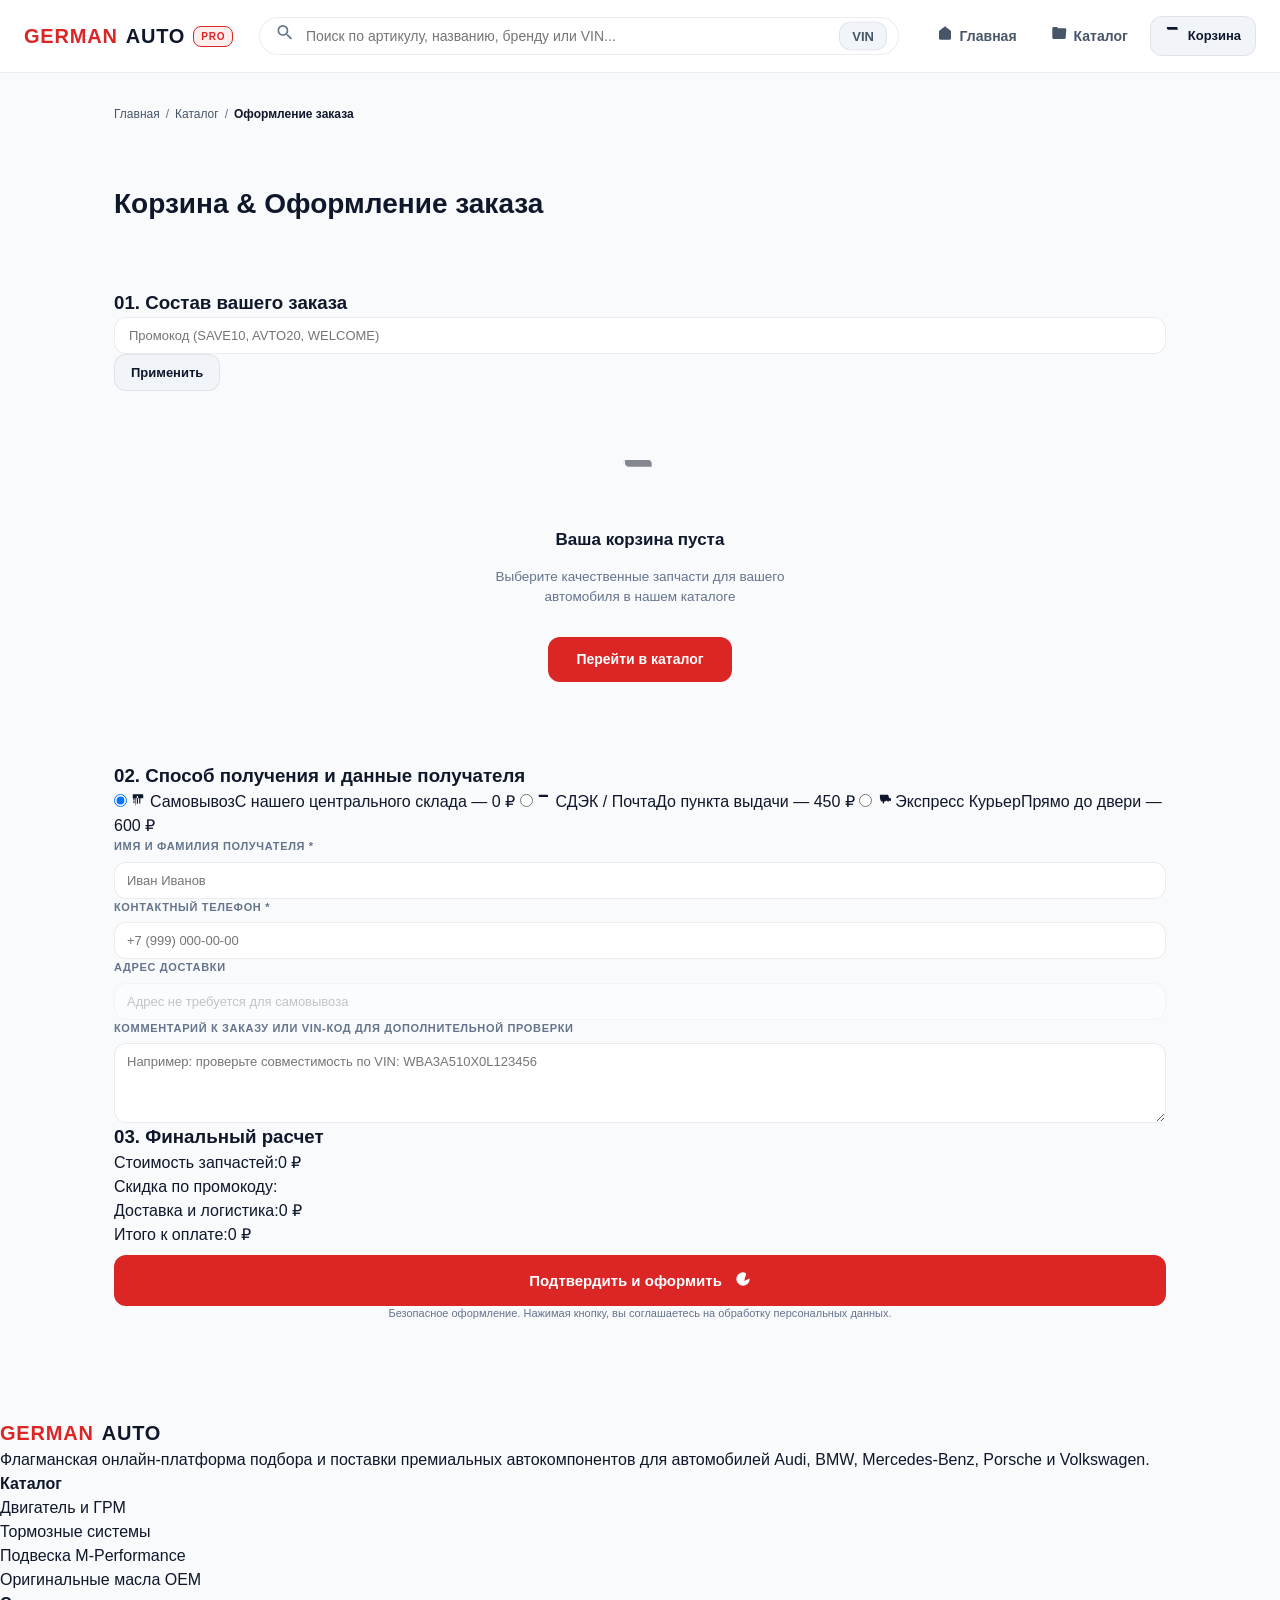
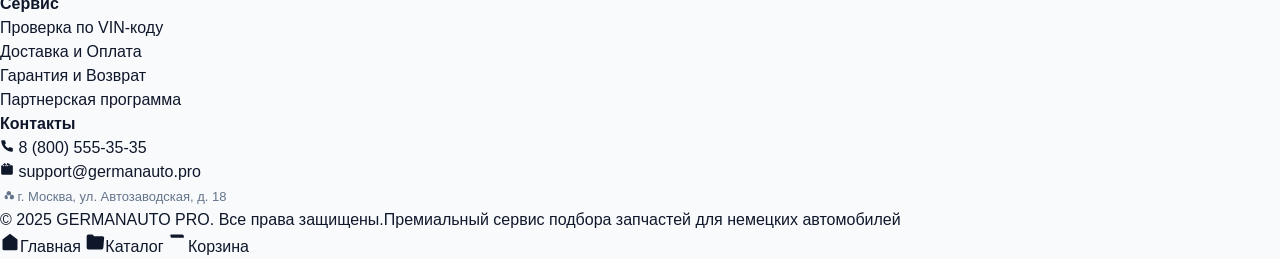
<file: cart.html>
<!DOCTYPE html>
<html lang="ru">
<head>
    <meta charset="UTF-8">
    <meta name="viewport" content="width=device-width, initial-scale=1.0">
    <title>Оформление заказа — GERMANAUTO</title>
    <link rel="stylesheet" href="styles.css">
</head>
<body>

    <!-- НАВИГАЦИОННАЯ ШАПКА -->
    <header>
        <div class="header-container">
            <a href="index.html" class="logo"><span>German</span>Auto<span class="logo-badge">PRO</span></a>

            <div class="garage-selector" id="garageSelector" style="display:none;">
                <div class="garage-badge" id="garageBadge" title="Сменить автомобиль" data-icon="car" data-size="14"><span>Нет авто</span></div>
                <div class="garage-dropdown" id="garageDropdown">
                    <select id="garageMake" class="select-custom"></select>
                    <select id="garageModel" class="select-custom" disabled></select>
                    <select id="garageYear" class="select-custom" disabled></select>
                    <select id="garageEngine" class="select-custom" disabled></select>
                    <div class="garage-actions">
                        <button class="btn-secondary" id="garageSave">Сохранить</button>
                        <button class="btn-secondary" id="garageClear">Очистить</button>
                    </div>
                    <div id="garageSummary" class="garage-summary"></div>
                </div>
            </div>

            <div class="header-search">
                <span class="header-search-icon" data-icon="search"></span>
                <input type="text" placeholder="Поиск по артикулу, названию, бренду или VIN..." class="header-search-input">
                <button class="btn-vin" onclick="openVINModal()" title="Подбор по VIN">VIN</button>
            </div>

            <div class="nav-actions">
                <a href="index.html" class="nav-link"><span data-icon="home" data-size="16"></span> Главная</a>
                <a href="catalog.html" class="nav-link"><span data-icon="folder" data-size="16"></span> Каталог</a>
                <a href="cart.html" class="cart-nav-btn"><span data-icon="shopping-cart" data-size="16"></span> Корзина<span class="cart-badge">0</span></a>
            </div>
        </div>
        <div class="garage-banner" id="garageBanner">
            <span class="garage-banner-icon" data-icon="car" data-size="16"></span><span id="garageBannerText">Подбор по авто</span>
            <button class="garage-banner-close" onclick="document.getElementById('garageSelector').style.display='flex'; document.getElementById('garageBanner').style.display='none';">×</button>
        </div>
    </header>

    <main class="main-container" style="max-width:1100px;">
        <nav class="breadcrumbs">
            <a href="index.html">Главная</a><span>/</span><a href="catalog.html">Каталог</a><span>/</span><span style="color:var(--text-primary); font-weight:700;">Оформление заказа</span>
        </nav>

        <h1 style="font-size:28px; font-weight:900; color:var(--text-primary); margin-bottom:24px;">Корзина &amp; Оформление заказа</h1>

        <div class="checkout-layout">
            <!-- Левая колонка: состав заказа -->
            <div style="display:flex; flex-direction:column; gap:24px; flex:1;">
                <section class="checkout-box">
                    <h3 class="box-title">01. Состав вашего заказа</h3>
                    <div class="cart-promo">
                        <input type="text" id="promoInput" placeholder="Промокод (SAVE10, AVTO20, WELCOME)" class="input-custom" style="flex:1; padding:10px 14px;">
                        <button class="btn-secondary" id="applyPromo" style="padding:10px 16px;">Применить</button>
                    </div>
                    <div id="cart-items-container" class="cart-list"></div>
                </section>

                <section class="checkout-box">
                    <h3 class="box-title">02. Способ получения и данные получателя</h3>
                    <div class="delivery-grid">
                        <label class="delivery-card active">
                            <input type="radio" name="delType" value="pickup" checked>
                            <span class="delivery-title"><span data-icon="building-2" data-size="14"></span> Самовывоз</span><span class="delivery-sub">С нашего центрального склада — 0 ₽</span>
                        </label>
                        <label class="delivery-card">
                            <input type="radio" name="delType" value="cdek">
                            <span class="delivery-title"><span data-icon="shopping-cart" data-size="14"></span> СДЭК / Почта</span><span class="delivery-sub">До пункта выдачи — 450 ₽</span>
                        </label>
                        <label class="delivery-card">
                            <input type="radio" name="delType" value="courier">
                            <span class="delivery-title"><span data-icon="plug" data-size="14"></span> Экспресс Курьер</span><span class="delivery-sub">Прямо до двери — 600 ₽</span>
                        </label>
                    </div>
                    <div class="form-grid">
                        <div class="control-group">
                            <label class="control-label">Имя и Фамилия получателя *</label>
                            <input type="text" id="checkoutName" placeholder="Иван Иванов" class="input-custom" required>
                        </div>
                        <div class="control-group">
                            <label class="control-label">Контактный телефон *</label>
                            <input type="tel" id="checkoutPhone" placeholder="+7 (999) 000-00-00" class="input-custom" required>
                        </div>
                        <div class="control-group span-full">
                            <label class="control-label">Адрес доставки</label>
                            <input type="text" id="addressInput" placeholder="Адрес не требуется для самовывоза" class="input-custom" disabled style="opacity:0.4;">
                        </div>
                        <div class="control-group span-full">
                            <label class="control-label">Комментарий к заказу или VIN-код для дополнительной проверки</label>
                            <textarea id="checkoutComment" placeholder="Например: проверьте совместимость по VIN: WBA3A510X0L123456" class="input-custom" style="height:80px; resize:vertical;"></textarea>
                        </div>
                    </div>
                </section>
            </div>

            <!-- Правая колонка: итоговый расчет -->
            <aside class="summary-card">
                <h3 class="box-title">03. Финальный расчет</h3>
                <div class="summary-row"><span>Стоимость запчастей:</span><span class="summary-val" id="parts-cost">0 ₽</span></div>
                <div class="summary-row"><span>Скидка по промокоду:</span><span class="summary-val" id="promoDiscount" style="color:var(--success);">0 ₽</span></div>
                <div class="summary-row"><span>Доставка и логистика:</span><span class="summary-val" id="delCostText">0 ₽</span></div>
                <div class="summary-divider"></div>
                <div class="summary-total"><span class="total-label">Итого к оплате:</span><span class="total-price" id="totalCostText">0 ₽</span></div>
                <button class="btn-primary" style="padding:16px; font-size:15px; margin-top:8px;" onclick="completeCheckoutOrder()"><span>Подтвердить и оформить</span><span data-icon="check-circle" data-size="16" style="margin-left:6px; display:inline-block;"></span></button>
                <p style="font-size:11px; color:var(--text-muted); text-align:center; line-height:1.4;">Безопасное оформление. Нажимая кнопку, вы соглашаетесь на обработку персональных данных.</p>
            </aside>
        </div>
    </main>

    <footer>
        <div class="footer-container">
            <div class="footer-brand"><a href="index.html" class="logo"><span>German</span>Auto</a><p class="footer-desc">Флагманская онлайн-платформа подбора и поставки премиальных автокомпонентов для автомобилей Audi, BMW, Mercedes-Benz, Porsche и Volkswagen.</p></div>
            <div class="footer-col"><h4>Каталог</h4><ul>
                <li><a href="catalog.html">Двигатель и ГРМ</a></li><li><a href="catalog.html">Тормозные системы</a></li><li><a href="catalog.html">Подвеска M-Performance</a></li><li><a href="catalog.html">Оригинальные масла OEM</a></li>
            </ul></div>
            <div class="footer-col"><h4>Сервис</h4><ul>
                <li><a href="#">Проверка по VIN-коду</a></li><li><a href="#">Доставка и Оплата</a></li><li><a href="#">Гарантия и Возврат</a></li><li><a href="#">Партнерская программа</a></li>
            </ul></div>
            <div class="footer-col"><h4>Контакты</h4><ul>
                <li><a href="tel:88005553535"><span data-icon="phone" data-size="14"></span> 8 (800) 555-35-35</a></li><li><a href="mailto:support@germanauto.pro"><span data-icon="mail" data-size="14"></span> support@germanauto.pro</a></li><li><span style="font-size:13px; color:var(--text-muted);"><span data-icon="map-pin" data-size="14"></span> г. Москва, ул. Автозаводская, д. 18</span></li>
            </ul></div>
        </div>
        <div class="footer-bottom"><span>© 2025 GERMANAUTO PRO. Все права защищены.</span><span>Премиальный сервис подбора запчастей для немецких автомобилей</span></div>
    </footer>

    <nav class="mobile-nav-bar">
        <a href="index.html" class="mobile-tab-item"><span class="mobile-tab-icon" data-icon="home" data-size="20"></span><span>Главная</span></a>
        <a href="catalog.html" class="mobile-tab-item"><span class="mobile-tab-icon" data-icon="folder" data-size="20"></span><span>Каталог</span></a>
        <a href="cart.html" class="mobile-tab-item active"><span class="mobile-tab-icon" data-icon="shopping-cart" data-size="20"></span><span>Корзина</span></a>
    </nav>

    <script src="app.js"></script>
</body>
</html>
</file>
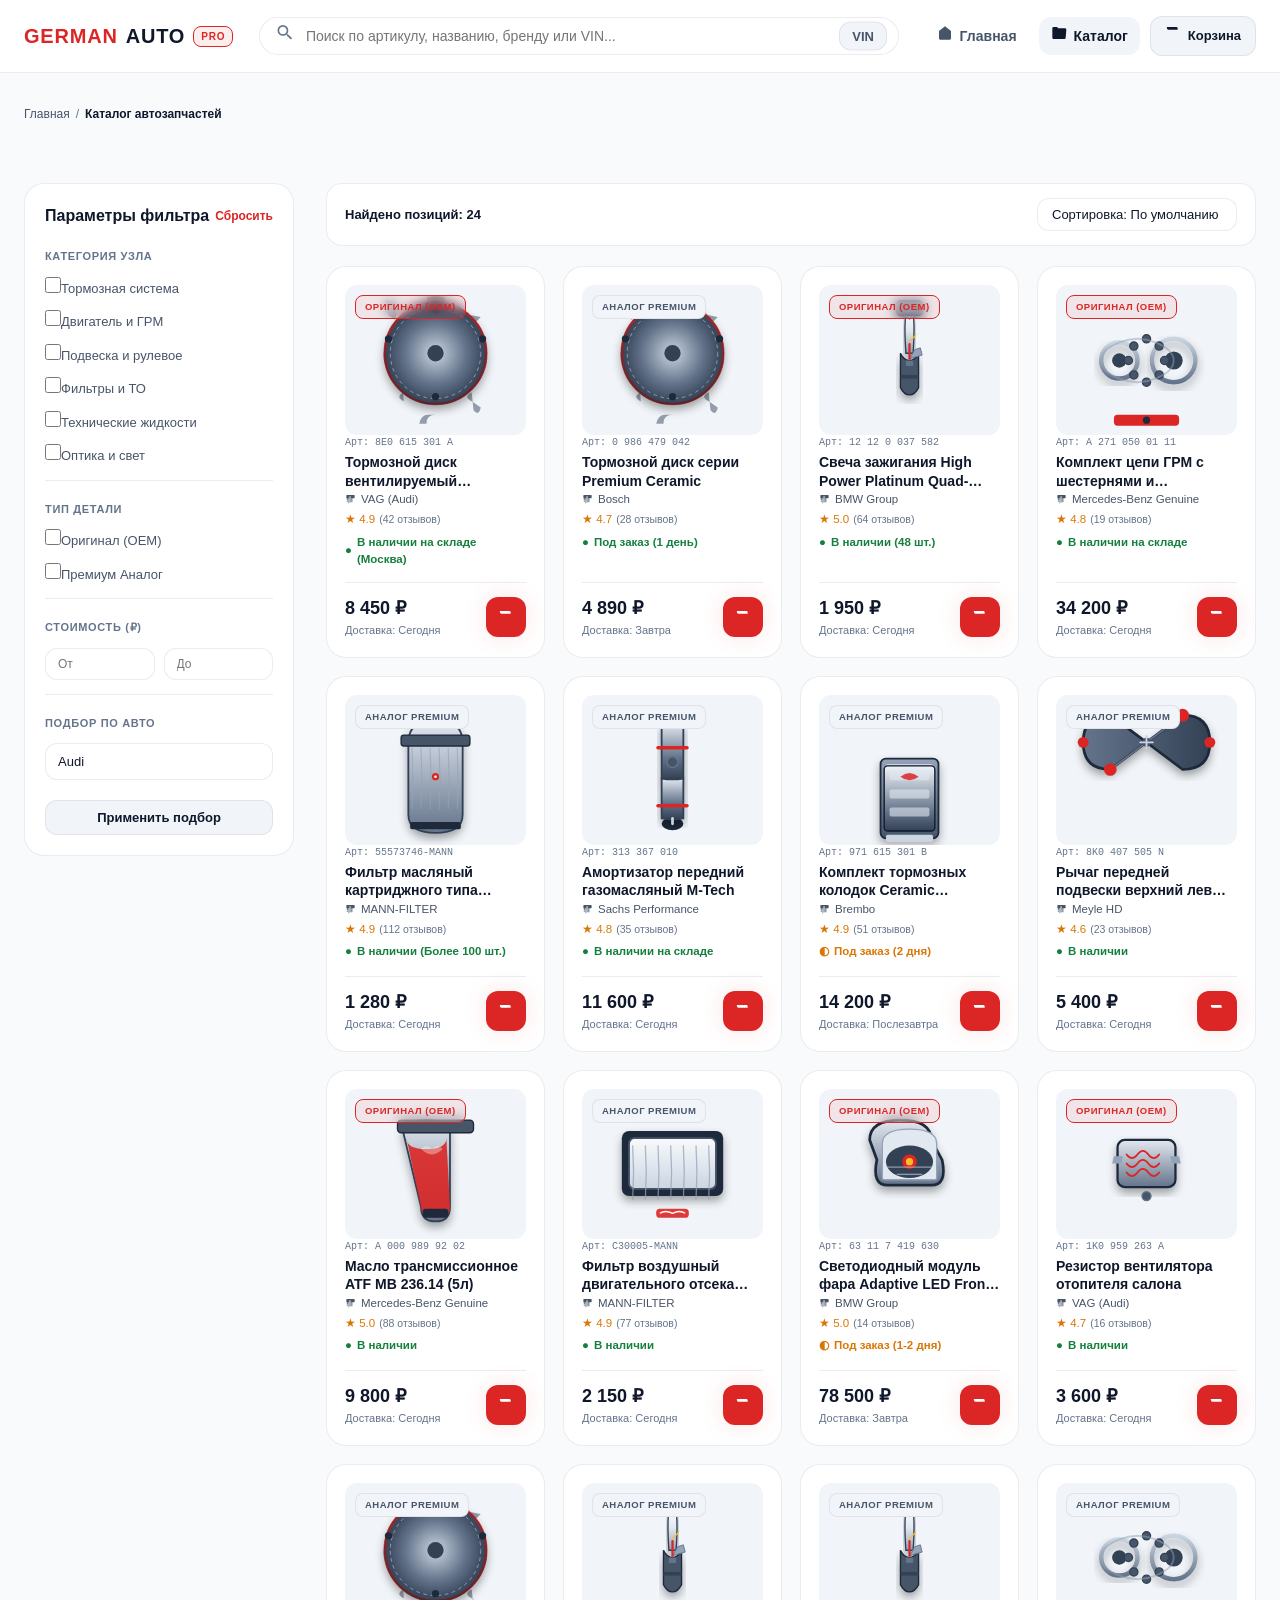
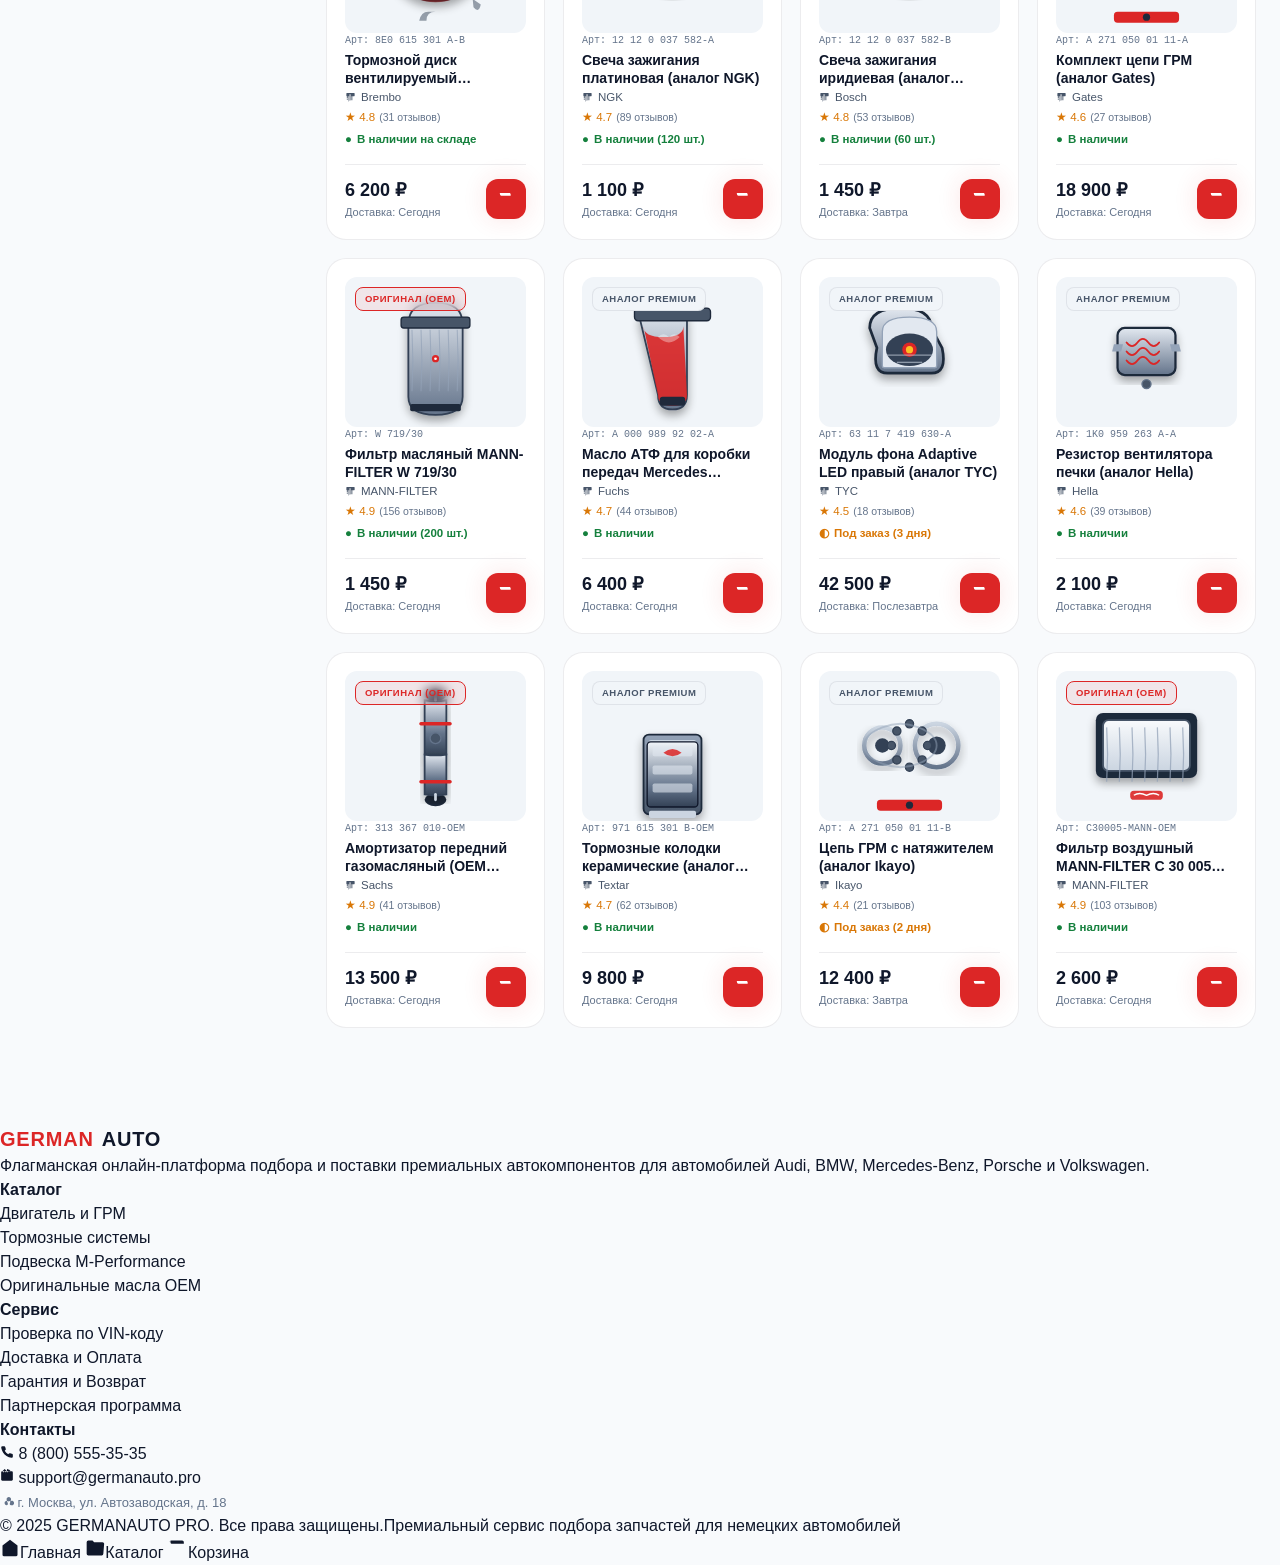
<file: catalog.html>
<!DOCTYPE html>
<html lang="ru">
<head>
    <meta charset="UTF-8">
    <meta name="viewport" content="width=device-width, initial-scale=1.0">
    <title>Каталог деталей — GERMANAUTO</title>
    <link rel="stylesheet" href="styles.css">
</head>
<body>

    <!-- НАВИГАЦИОННАЯ ШАПКА -->
    <header>
        <div class="header-container">
            <a href="index.html" class="logo"><span>German</span>Auto<span class="logo-badge">PRO</span></a>

            <div class="garage-selector" id="garageSelector" style="display:none;">
                <div class="garage-badge" id="garageBadge" title="Сменить автомобиль" data-icon="car" data-size="14"><span>Нет авто</span></div>
                <div class="garage-dropdown" id="garageDropdown">
                    <select id="garageMake" class="select-custom"></select>
                    <select id="garageModel" class="select-custom" disabled></select>
                    <select id="garageYear" class="select-custom" disabled></select>
                    <select id="garageEngine" class="select-custom" disabled></select>
                    <div class="garage-actions">
                        <button class="btn-secondary" id="garageSave">Сохранить</button>
                        <button class="btn-secondary" id="garageClear">Очистить</button>
                    </div>
                    <div id="garageSummary" class="garage-summary"></div>
                </div>
            </div>

            <div class="header-search">
                <span class="header-search-icon" data-icon="search"></span>
                <input type="text" id="catalogSearchInput" placeholder="Поиск по артикулу, названию, бренду или VIN..." class="header-search-input">
                <button class="btn-vin" onclick="openVINModal()" title="Подбор по VIN">VIN</button>
            </div>

            <div class="nav-actions">
                <a href="index.html" class="nav-link"><span data-icon="home" data-size="16"></span> Главная</a>
                <a href="catalog.html" class="nav-link active"><span data-icon="folder" data-size="16"></span> Каталог</a>
                <a href="cart.html" class="cart-nav-btn"><span data-icon="shopping-cart" data-size="16"></span> Корзина<span class="cart-badge">0</span></a>
            </div>
        </div>
        <div class="garage-banner" id="garageBanner">
            <span class="garage-banner-icon" data-icon="car" data-size="16"></span><span id="garageBannerText">Подбор по авто</span>
            <button class="garage-banner-close" onclick="document.getElementById('garageSelector').style.display='flex'; document.getElementById('garageBanner').style.display='none';">×</button>
        </div>
    </header>

    <main class="main-container">
        <nav class="breadcrumbs">
            <a href="index.html">Главная</a><span>/</span><span style="color:var(--text-primary); font-weight:700;">Каталог автозапчастей</span>
        </nav>

        <div class="catalog-layout">
            <!-- БОКОВОЙ ФИЛЬТР -->
            <aside class="filter-sidebar">
                <div style="display:flex; justify-content:space-between; align-items:center;">
                    <h3 style="font-size:16px; font-weight:900; color:var(--text-primary);">Параметры фильтра</h3>
                    <a href="catalog.html" style="font-size:12px; color:var(--primary); font-weight:700;">Сбросить</a>
                </div>

                <div class="filter-group">
                    <span class="filter-title">Категория узла</span>
                    <label class="filter-label filter-checkbox"><div><input type="checkbox" class="filter-category-cb" value="brakes"><span>Тормозная система</span></div></label>
                    <label class="filter-label filter-checkbox"><div><input type="checkbox" class="filter-category-cb" value="engine"><span>Двигатель и ГРМ</span></div></label>
                    <label class="filter-label filter-checkbox"><div><input type="checkbox" class="filter-category-cb" value="chassis"><span>Подвеска и рулевое</span></div></label>
                    <label class="filter-label filter-checkbox"><div><input type="checkbox" class="filter-category-cb" value="filters"><span>Фильтры и ТО</span></div></label>
                    <label class="filter-label filter-checkbox"><div><input type="checkbox" class="filter-category-cb" value="fluids"><span>Технические жидкости</span></div></label>
                    <label class="filter-label filter-checkbox"><div><input type="checkbox" class="filter-category-cb" value="optics"><span>Оптика и свет</span></div></label>
                </div>

                <div class="filter-group">
                    <span class="filter-title">Тип детали</span>
                    <label class="filter-label filter-checkbox"><div><input type="checkbox" class="filter-type-cb" value="oem"><span>Оригинал (OEM)</span></div></label>
                    <label class="filter-label filter-checkbox"><div><input type="checkbox" class="filter-type-cb" value="analog"><span>Премиум Аналог</span></div></label>
                </div>

                <div class="filter-group">
                    <span class="filter-title">Стоимость (₽)</span>
                    <div class="range-inputs">
                        <input type="number" id="minPriceInput" placeholder="От" class="input-custom" style="padding:8px 12px; font-size:12px;">
                        <input type="number" id="maxPriceInput" placeholder="До" class="input-custom" style="padding:8px 12px; font-size:12px;">
                    </div>
                </div>

                <div class="filter-group" style="border-bottom:none; padding-bottom:0;">
                    <span class="filter-title">Подбор по авто</span>
                    <select id="catalogGarageMake" class="select-custom" style="width:100%; margin-bottom:8px;"></select>
                    <button class="btn-secondary" style="width:100%;" onclick="applyGarageFilter()">Применить подбор</button>
                </div>
            </aside>

            <!-- РЕЗУЛЬТАТЫ И ТУЛБАР -->
            <section style="display:flex; flex-direction:column; gap:20px;">
                <div class="catalog-toolbar">
                    <span class="results-count" id="results-count">Загрузка каталога...</span>
                    <div class="toolbar-actions">
                        <div class="select-wrapper" style="width:200px;">
                            <select id="sortSelect" class="select-custom" style="padding:8px 14px; font-size:13px;">
                                <option value="default">Сортировка: По умолчанию</option>
                                <option value="price-asc">Сначала дешевле</option>
                                <option value="price-desc">Сначала дороже</option>
                                <option value="rating">По рейтингу</option>
                            </select>
                        </div>
                    </div>
                </div>
                <div class="products-grid" id="catalog-products-grid"></div>
            </section>
        </div>
    </main>

    <footer>
        <div class="footer-container">
            <div class="footer-brand"><a href="index.html" class="logo"><span>German</span>Auto</a><p class="footer-desc">Флагманская онлайн-платформа подбора и поставки премиальных автокомпонентов для автомобилей Audi, BMW, Mercedes-Benz, Porsche и Volkswagen.</p></div>
            <div class="footer-col"><h4>Каталог</h4><ul>
                <li><a href="catalog.html">Двигатель и ГРМ</a></li><li><a href="catalog.html">Тормозные системы</a></li><li><a href="catalog.html">Подвеска M-Performance</a></li><li><a href="catalog.html">Оригинальные масла OEM</a></li>
            </ul></div>
            <div class="footer-col"><h4>Сервис</h4><ul>
                <li><a href="#">Проверка по VIN-коду</a></li><li><a href="#">Доставка и Оплата</a></li><li><a href="#">Гарантия и Возврат</a></li><li><a href="#">Партнерская программа</a></li>
            </ul></div>
            <div class="footer-col"><h4>Контакты</h4><ul>
                <li><a href="tel:88005553535"><span data-icon="phone" data-size="14"></span> 8 (800) 555-35-35</a></li><li><a href="mailto:support@germanauto.pro"><span data-icon="mail" data-size="14"></span> support@germanauto.pro</a></li><li><span style="font-size:13px; color:var(--text-muted);"><span data-icon="map-pin" data-size="14"></span> г. Москва, ул. Автозаводская, д. 18</span></li>
            </ul></div>
        </div>
        <div class="footer-bottom"><span>© 2025 GERMANAUTO PRO. Все права защищены.</span><span>Премиальный сервис подбора запчастей для немецких автомобилей</span></div>
    </footer>

    <nav class="mobile-nav-bar">
        <a href="index.html" class="mobile-tab-item"><span class="mobile-tab-icon" data-icon="home" data-size="20"></span><span>Главная</span></a>
        <a href="catalog.html" class="mobile-tab-item active"><span class="mobile-tab-icon" data-icon="folder" data-size="20"></span><span>Каталог</span></a>
        <a href="cart.html" class="mobile-tab-item"><span class="mobile-tab-icon" data-icon="shopping-cart" data-size="20"></span><span>Корзина</span></a>
    </nav>

    <script src="app.js"></script>
    <script>
        function applyGarageFilter() {
            const sel = document.getElementById('catalogGarageMake');
            const make = sel.value;
            if (!make) { showToast('Выберите марку автомобиля', 'alert-triangle'); return; }
            window.location.href = `catalog.html?make=${encodeURIComponent(make)}`;
        }
        // populate catalog garage make dropdown
        document.addEventListener('DOMContentLoaded', () => {
            const sel = document.getElementById('catalogGarageMake');
            if (sel) {
                Object.keys(CAR_DATA).forEach(m => {
                    const o = document.createElement('option'); o.value = m; o.textContent = m;
                    sel.appendChild(o);
                });
            }
        });
    </script>
</body>
</html>
</file>
<file: styles.css>
/* GERMANAUTO — Premium Ecosystem Stylesheet (Light Flagship Theme) */

/* ==========================================================================
   1. DESIGN TOKENS — Light Mode (default)
   ========================================================================== */
:root {
    /* Surface palette */
    --bg-main: #f8fafc;
    --bg-page: #ffffff;
    --bg-header: rgba(255, 255, 255, 0.92);
    --bg-card: #ffffff;
    --bg-card-hover: #f1f5f9;
    --bg-elevated: #f1f5f9;
    --bg-input: #ffffff;
    --bg-glass: rgba(255, 255, 255, 0.7);

    --text-primary: #0f172a;
    --text-secondary: #475569;
    --text-muted: #64748b;
    --text-inverse: #ffffff;

    --border-color: rgba(15, 23, 42, 0.08);
    --border-hover: rgba(15, 23, 42, 0.16);

    --primary: #dc2626;
    --primary-hover: #b91c1c;
    --primary-glow: rgba(220, 38, 38, 0.12);
    --primary-subtle: rgba(220, 38, 38, 0.08);

    --success: #15803d;
    --success-bg: rgba(21, 128, 61, 0.1);
    --warning: #d97706;
    --warning-bg: rgba(217, 119, 6, 0.1);
    --accent: #2563eb;
    --accent-bg: rgba(37, 99, 235, 0.1);

    --shadow-sm: 0 1px 3px rgba(0, 0, 0, 0.06), 0 1px 2px rgba(0, 0, 0, 0.04);
    --shadow-md: 0 4px 6px rgba(0, 0, 0, 0.05), 0 2px 4px rgba(0, 0, 0, 0.04);
    --shadow-lg: 0 10px 15px rgba(0, 0, 0, 0.05), 0 4px 6px rgba(0, 0, 0, 0.03);
    --shadow-glow: 0 0 24px rgba(220, 38, 38, 0.12);

    --radius-sm: 8px;
    --radius-md: 12px;
    --radius-lg: 16px;
    --radius-xl: 20px;
    --radius-full: 9999px;

    --transition: all 0.2s cubic-bezier(0.4, 0, 0.2, 1);
}

/* ==========================================================================
   2. GLOBAL RESET & BASE
   ========================================================================== */
*, *::before, *::after {
    box-sizing: border-box;
    margin: 0;
    padding: 0;
}

html {
    scroll-behavior: smooth;
    font-size: 16px;
    -webkit-tap-highlight-color: transparent;
}

body {
    background-color: var(--bg-main);
    color: var(--text-primary);
    font-family: -apple-system, BlinkMacSystemFont, 'Segoe UI', Roboto, 'Helvetica Neue', Arial, sans-serif;
    min-height: 100vh;
    display: flex;
    flex-direction: column;
    line-height: 1.5;
    overflow-x: hidden;
}

a { color: inherit; text-decoration: none; }

button, input, select, textarea {
    font-family: inherit;
    font-size: inherit;
    outline: none;
}

img { max-width: 100%; height: auto; display: block; }

/* ==========================================================================
   3. HEADER & NAVIGATION
   ========================================================================== */
header {
    background: var(--bg-header);
    backdrop-filter: blur(12px);
    -webkit-backdrop-filter: blur(12px);
    border-bottom: 1px solid var(--border-color);
    position: sticky;
    top: 0;
    z-index: 100;
}

.header-container {
    max-width: 1280px;
    margin: 0 auto;
    padding: 0 24px;
    height: 72px;
    display: flex;
    align-items: center;
    justify-content: space-between;
    gap: 16px;
}

.logo {
    display: flex;
    align-items: center;
    gap: 8px;
    font-size: 20px;
    font-weight: 800;
    color: var(--text-primary);
    text-transform: uppercase;
    letter-spacing: 0.04em;
}

.logo span { color: var(--primary); }

.logo-badge {
    font-size: 10px;
    font-weight: 800;
    background: var(--primary-subtle);
    color: var(--primary);
    border: 1px solid var(--primary);
    padding: 2px 7px;
    border-radius: var(--radius-sm);
    letter-spacing: 0.08em;
}

/* Header search */
.header-search {
    flex: 1;
    max-width: 640px;
    position: relative;
    display: block;
}

.header-search-input {
    width: 100%;
    background: var(--bg-input);
    border: 1px solid var(--border-color);
    border-radius: var(--radius-full);
    padding: 10px 18px 10px 46px;
    font-size: 14px;
    color: var(--text-primary);
    transition: var(--transition);
}

.header-search-input:focus {
    border-color: var(--primary);
    box-shadow: 0 0 0 4px var(--primary-glow);
}

.header-search-icon {
    position: absolute;
    left: 16px;
    top: 50%;
    transform: translateY(-50%);
    color: var(--text-muted);
    font-size: 16px;
    pointer-events: none;
}

.btn-vin {
    position: absolute;
    right: 12px;
    top: 50%;
    transform: translateY(-50%);
    background: var(--bg-elevated);
    border: 1px solid var(--border-color);
    color: var(--text-secondary);
    padding: 6px 12px;
    border-radius: var(--radius-md);
    font-size: 13px;
    font-weight: 700;
    cursor: pointer;
    transition: var(--transition);
}
.btn-vin:hover { border-color: var(--primary); color: var(--primary); }

/* Nav actions */
.nav-actions {
    display: flex;
    align-items: center;
    gap: 10px;
}

.nav-link {
    display: flex;
    align-items: center;
    gap: 7px;
    color: var(--text-secondary);
    font-size: 14px;
    font-weight: 700;
    padding: 8px 12px;
    border-radius: var(--radius-md);
    transition: var(--transition);
}
.nav-link:hover, .nav-link.active {
    color: var(--text-primary);
    background: var(--bg-elevated);
}

.theme-toggle-btn {
    background: var(--bg-elevated);
    border: 1px solid var(--border-color);
    color: var(--text-primary);
    width: 40px;
    height: 40px;
    border-radius: var(--radius-md);
    display: flex;
    align-items: center;
    justify-content: center;
    cursor: pointer;
    font-size: 18px;
    transition: var(--transition);
}
.theme-toggle-btn:hover { border-color: var(--primary); color: var(--primary); }

.cart-nav-btn {
    position: relative;
    display: flex;
    align-items: center;
    gap: 7px;
    background: var(--bg-elevated);
    border: 1px solid var(--border-color);
    color: var(--text-primary);
    padding: 8px 14px;
    border-radius: var(--radius-md);
    font-size: 13px;
    font-weight: 700;
    cursor: pointer;
    transition: var(--transition);
}
.cart-nav-btn:hover { border-color: var(--primary); color: var(--primary); background: var(--primary-subtle); }

.cart-badge {
    background: var(--primary);
    color: #ffffff;
    font-size: 10px;
    font-weight: 800;
    padding: 2px 7px;
    border-radius: var(--radius-full);
    min-width: 20px;
    text-align: center;
    box-shadow: var(--shadow-glow);
}

/* Garage selector (header) */
.garage-selector { position: relative; display: inline-flex; align-items: center; gap: 8px; margin-right: 10px; }
.garage-badge {
    background: var(--bg-elevated);
    border: 1px solid var(--border-color);
    color: var(--text-primary);
    padding: 5px 10px;
    border-radius: var(--radius-md);
    font-size: 12px;
    font-weight: 700;
    cursor: pointer;
    display: flex;
    align-items: center;
    gap: 6px;
}
.garage-badge:hover { border-color: var(--primary); }
.garage-badge span { font-size: 12px; }

.garage-dropdown {
    position: absolute;
    top: 110%;
    left: 0;
    background: var(--bg-card);
    border: 1px solid var(--border-color);
    border-radius: var(--radius-lg);
    padding: 14px;
    box-shadow: var(--shadow-lg);
    display: flex;
    flex-direction: column;
    gap: 10px;
    min-width: 250px;
    z-index: 50;
}
.garage-dropdown select { width: 100%; padding: 8px 10px; border-radius: var(--radius-md); border: 1px solid var(--border-color); background: var(--bg-input); font-size: 13px; }
.garage-dropdown .garage-actions { display: flex; gap: 8px; margin-top: 6px; }
.garage-dropdown .btn-secondary { flex: 1; font-size: 12px; padding: 8px 10px; }
.garage-summary { font-size: 11px; color: var(--text-muted); margin-top: 4px; }

.garage-banner {
    display: none;
    align-items: center;
    gap: 9px;
    background: var(--primary-subtle);
    border: 1px solid var(--primary);
    color: var(--text-primary);
    padding: 9px 16px;
    border-radius: var(--radius-lg);
    margin: 0 24px 16px 24px;
    font-size: 13px;
    font-weight: 700;
}
.garage-banner-icon { font-size: 15px; }
.garage-banner-close { background: transparent; border: none; color: var(--text-secondary); font-size: 18px; cursor: pointer; margin-left: auto; }

/* ==========================================================================
   4. LAYOUT & CONTAINERS
   ========================================================================== */
.main-container {
    width: 100%;
    max-width: 1280px;
    margin: 0 auto;
    padding: 32px 24px 96px 24px;
    display: flex;
    flex-direction: column;
    gap: 40px;
    flex: 1;
}

.section-header {
    display: flex;
    justify-content: space-between;
    align-items: flex-end;
    margin-bottom: 24px;
}

.section-title {
    font-size: 20px;
    font-weight: 800;
    color: var(--text-primary);
}

.section-link {
    font-size: 13px;
    color: var(--primary);
    font-weight: 800;
    transition: var(--transition);
}
.section-link:hover { text-decoration: underline; }

.breadcrumbs {
    font-size: 12px;
    color: var(--text-muted);
    display: flex;
    align-items: center;
    gap: 6px;
    margin-bottom: 20px;
}
.breadcrumbs a { color: var(--text-secondary); }
.breadcrumbs a:hover { color: var(--primary); }

/* ==========================================================================
   5. HERO SECTION
   ========================================================================== */
.hero-wrapper {
    display: grid;
    grid-template-columns: 1fr;
    gap: 32px;
    align-items: center;
    margin-bottom: 8px;
}
@media (min-width: 1024px) {
    .hero-wrapper { grid-template-columns: 1.15fr 0.95fr; gap: 48px; }
}

.hero-block { display: flex; flex-direction: column; gap: 20px; }

.hero-tag {
    display: inline-flex;
    align-items: center;
    gap: 6px;
    align-self: flex-start;
    font-size: 11px;
    font-weight: 800;
    text-transform: uppercase;
    letter-spacing: 0.12em;
    color: var(--primary);
    background: var(--primary-subtle);
    padding: 6px 14px;
    border-radius: var(--radius-full);
    border: 1px solid rgba(220, 38, 38, 0.18);
}

.hero-title {
    font-size: 34px;
    font-weight: 900;
    line-height: 1.12;
    letter-spacing: -0.02em;
    color: var(--text-primary);
}
@media (min-width: 768px) { .hero-title { font-size: 44px; } }
.hero-title span { color: var(--primary); }

.hero-desc {
    font-size: 15px;
    color: var(--text-secondary);
    line-height: 1.6;
    max-width: 640px;
}

.trust-grid {
    display: grid;
    grid-template-columns: repeat(2, 1fr);
    gap: 14px;
    margin-top: 6px;
}
@media (min-width: 640px) { .trust-grid { grid-template-columns: repeat(4, 1fr); } }

.trust-item {
    background: var(--bg-card);
    border: 1px solid var(--border-color);
    padding: 16px;
    border-radius: var(--radius-md);
    display: flex;
    flex-direction: column;
    gap: 4px;
    transition: var(--transition);
}
.trust-item:hover { border-color: var(--border-hover); transform: translateY(-1px); }
.trust-val { font-size: 20px; font-weight: 900; color: var(--text-primary); }
.trust-lbl { font-size: 12px; color: var(--text-muted); }

/* Search widget */
.search-widget {
    background: var(--bg-card);
    border: 1px solid var(--border-color);
    border-radius: var(--radius-xl);
    padding: 26px;
    box-shadow: var(--shadow-md);
    display: flex;
    flex-direction: column;
    gap: 18px;
}

.tabs-header {
    display: flex;
    gap: 6px;
    background: var(--bg-elevated);
    padding: 5px;
    border-radius: var(--radius-lg);
    width: fit-content;
    border: 1px solid var(--border-color);
}
.tab-btn {
    background: transparent;
    border: none;
    color: var(--text-secondary);
    padding: 9px 16px;
    font-size: 13px;
    font-weight: 700;
    border-radius: var(--radius-md);
    cursor: pointer;
    transition: var(--transition);
}
.tab-btn.active { background: var(--bg-card); color: var(--text-primary); box-shadow: var(--shadow-sm); }

.selector-panel { display: grid; gap: 14px; }
.control-group { display: flex; flex-direction: column; gap: 7px; }
.control-label { font-size: 11px; font-weight: 800; text-transform: uppercase; color: var(--text-muted); letter-spacing: 0.06em; }

.select-custom, .input-custom {
    width: 100%;
    background: var(--bg-input);
    border: 1px solid var(--border-color);
    border-radius: var(--radius-md);
    padding: 10px 12px;
    color: var(--text-primary);
    font-size: 13px;
    transition: var(--transition);
    appearance: none;
}
.select-custom:focus, .input-custom:focus { border-color: var(--primary); box-shadow: 0 0 0 3px var(--primary-glow); }
.select-custom:disabled { opacity: 0.5; cursor: not-allowed; }

.btn-primary {
    background: var(--primary);
    color: #ffffff;
    font-size: 14px;
    font-weight: 800;
    border: none;
    border-radius: var(--radius-md);
    padding: 12px 22px;
    cursor: pointer;
    display: inline-flex;
    align-items: center;
    justify-content: center;
    gap: 7px;
    transition: var(--transition);
    width: 100%;
}
.btn-primary:hover { background: var(--primary-hover); transform: translateY(-1px); box-shadow: var(--shadow-glow); }
.btn-primary:active { transform: translateY(0); }

.btn-secondary {
    background: var(--bg-elevated);
    border: 1px solid var(--border-color);
    color: var(--text-primary);
    font-size: 13px;
    font-weight: 700;
    border-radius: var(--radius-md);
    padding: 9px 16px;
    cursor: pointer;
    display: inline-flex;
    align-items: center;
    justify-content: center;
    gap: 7px;
    transition: var(--transition);
}
.btn-secondary:hover { border-color: var(--border-hover); background: var(--bg-card-hover); }

/* Hero visual — 3D canvas or fallback */
.hero-visual {
    position: relative;
    width: 100%;
    max-width: 600px;
    margin: 0 auto;
    border: 1px solid var(--border-color);
    border-radius: var(--radius-xl);
    background: #f1f5f9;
    overflow: hidden;
    display: block;
}
.hero-visual canvas {
    position: absolute; inset: 0; width: 100%; height: 100%; display: block;
    background: #f1f5f9;
}
.webgl3d-fallback {
    position: absolute; inset: 0; width: 100%; height: 100%;
    display: flex; flex-direction: column; align-items: center; justify-content: center;
    gap: 10px; padding: 28px; color: var(--text-secondary); text-align: center; background: #f1f5f9;
}

/* ==========================================================================
   6. CATEGORIES
   ========================================================================== */
.categories-grid {
    display: grid;
    grid-template-columns: 1fr;
    gap: 14px;
}
@media (min-width: 640px) { .categories-grid { grid-template-columns: repeat(2, 1fr); } }
@media (min-width: 1024px) { .categories-grid { grid-template-columns: repeat(3, 1fr); } }

.category-card {
    background: var(--bg-card);
    border: 1px solid var(--border-color);
    border-radius: var(--radius-lg);
    padding: 18px;
    display: flex;
    align-items: center;
    gap: 14px;
    transition: var(--transition);
    cursor: pointer;
}
.category-card:hover { background: var(--bg-card-hover); border-color: var(--primary); transform: translateY(-2px); box-shadow: var(--shadow-md); }

.category-icon {
    width: 44px; height: 44px;
    background: var(--bg-elevated);
    border-radius: var(--radius-md);
    display: flex; align-items: center; justify-content: center;
    flex-shrink: 0;
}
.category-icon svg { width: 22px; height: 22px; }

.category-info h3 { font-size: 15px; font-weight: 800; color: var(--text-primary); margin-bottom: 3px; }
.category-info p { font-size: 12.5px; color: var(--text-muted); }

/* ==========================================================================
   7. PRODUCT CARDS
   ========================================================================== */
.products-grid {
    display: grid;
    grid-template-columns: 1fr;
    gap: 18px;
}
@media (min-width: 640px) { .products-grid { grid-template-columns: repeat(2, 1fr); } }
@media (min-width: 1024px) { .products-grid { grid-template-columns: repeat(3, 1fr); } }
@media (min-width: 1280px) { .products-grid { grid-template-columns: repeat(4, 1fr); } }

.product-card {
    background: var(--bg-card);
    border: 1px solid var(--border-color);
    border-radius: var(--radius-xl);
    padding: 18px;
    display: flex;
    flex-direction: column;
    justify-content: space-between;
    gap: 14px;
    transition: var(--transition);
    position: relative;
    overflow: hidden;
}
.product-card:hover { border-color: var(--primary); box-shadow: var(--shadow-md); transform: translateY(-3px); }

.img-box {
    width: 100%;
    height: 150px;
    background: var(--bg-elevated);
    border-radius: var(--radius-md);
    position: relative;
    overflow: hidden;
}
.part-img { width: 100%; height: 100%; object-fit: cover; border-radius: var(--radius-md); display: block; }

.fitment-badge {
    position: absolute;
    top: 10px; right: 10px;
    font-size: 10px; font-weight: 800; padding: 4px 8px;
    border-radius: var(--radius-sm); z-index: 2; text-transform: uppercase; letter-spacing: 0.05em;
}
.fitment-badge.fit-yes { background: var(--success-bg); color: var(--success); border: 1px solid var(--success); }
.fitment-badge.fit-no { background: var(--warning-bg); color: var(--warning); border: 1px solid var(--warning); }

.badge-tag {
    position: absolute; top: 10px; left: 10px;
    font-size: 9.5px; font-weight: 800; padding: 4px 9px; border-radius: var(--radius-sm);
    text-transform: uppercase; letter-spacing: 0.05em; backdrop-filter: blur(6px);
}
.badge-oem { background: var(--primary-subtle); border: 1px solid var(--primary); color: var(--primary); }
.badge-analog { background: var(--bg-elevated); border: 1px solid var(--border-color); color: var(--text-secondary); }

.product-art { font-size: 10px; font-family: ui-monospace, SF Mono, monospace; color: var(--text-muted); }
.product-title {
    font-size: 14px; font-weight: 800; color: var(--text-primary);
    line-height: 1.35; margin-top: 3px; min-height: 38px;
    display: -webkit-box; -webkit-line-clamp: 2; -webkit-box-orient: vertical; overflow: hidden;
}
.product-brand {
    font-size: 11.5px; color: var(--text-secondary);
    display: flex; align-items: center; gap: 5px;
}
.product-brand svg { width: 11px; height: 11px; }

.rating-stars {
    display: flex; align-items: center; gap: 4px;
    font-size: 11.5px; color: #d97706; margin-top: 3px;
}
.rating-count { font-size: 10.5px; color: var(--text-muted); }

.stock-badge {
    font-size: 11.5px; font-weight: 700; display: inline-flex;
    align-items: center; gap: 5px; margin-top: 5px;
}
.stock-in { color: var(--success); }
.stock-order { color: var(--warning); }

.card-bottom {
    display: flex; align-items: center; justify-content: space-between;
    padding-top: 12px; border-top: 1px solid var(--border-color); gap: 10px;
}
.price-box { display: flex; flex-direction: column; }
.price-current { font-size: 18px; font-weight: 900; color: var(--text-primary); }
.price-delivery { font-size: 11px; color: var(--text-muted); }

.buy-btn-icon {
    background: var(--primary); color: #ffffff;
    width: 40px; height: 40px; border-radius: var(--radius-md);
    border: none; display: flex; align-items: center; justify-content: center;
    font-size: 16px; cursor: pointer; transition: var(--transition);
    box-shadow: var(--shadow-glow); flex-shrink: 0;
}
.buy-btn-icon:hover { background: var(--primary-hover); transform: scale(1.05); }

/* ==========================================================================
   8. CATALOG PAGE
   ========================================================================== */
.catalog-layout {
    display: grid;
    grid-template-columns: 1fr;
    gap: 32px;
}
@media (min-width: 1024px) { .catalog-layout { grid-template-columns: 270px 1fr; } }

.filter-sidebar {
    background: var(--bg-card);
    border: 1px solid var(--border-color);
    border-radius: var(--radius-xl);
    padding: 20px;
    display: flex; flex-direction: column; gap: 20px;
    height: fit-content; position: sticky; top: 92px;
}
.filter-group {
    display: flex; flex-direction: column; gap: 12px;
    border-bottom: 1px solid var(--border-color); padding-bottom: 14px;
}
.filter-group:last-child { border-bottom: none; padding-bottom: 0; }
.filter-title {
    font-size: 11px; font-weight: 800; text-transform: uppercase;
    letter-spacing: 0.06em; color: var(--text-muted);
}
.filter-label { display: flex; align-items: center; justify-content: space-between;
    font-size: 13px; color: var(--text-secondary); cursor: pointer; transition: var(--transition); }
.filter-label:hover { color: var(--text-primary); }
.filter-checkbox { display: flex; align-items: center; gap: 9px; }
.filter-checkbox input[type="checkbox"] { accent-color: var(--primary); width: 16px; height: 16px; cursor: pointer; }
.filter-count { font-size: 10.5px; color: var(--text-muted); background: var(--bg-elevated);
    padding: 2px 7px; border-radius: var(--radius-full); }
.range-inputs { display: grid; grid-template-columns: 1fr 1fr; gap: 9px; }

.catalog-toolbar {
    background: var(--bg-card);
    border: 1px solid var(--border-color);
    border-radius: var(--radius-lg);
    padding: 14px 18px;
    display: flex; flex-wrap: wrap; align-items: center; justify-content: space-between; gap: 14px;
}
.results-count { font-size: 13px; font-weight: 700; color: var(--text-primary); }
.toolbar-actions { display: flex; align-items: center; gap: 10px; flex-wrap: wrap; }

.empty-state {
    text-align: center; padding: 56px 24px;
    display: flex; flex-direction: column; align-items: center; gap: 14px;
}
.empty-icon { font-size: 44px; opacity: 0.5; }
.empty-title { font-size: 17px; font-weight: 800; color: var(--text-primary); }
.empty-desc { font-size: 13.5px; color: var(--text-muted); max-width: 340px; }

/* ==========================================================================
   9. PRODUCT DETAIL
   ========================================================================== */
.product-detail { display: grid; grid-template-columns: 1fr; gap: 24px; }
@media (min-width: 768px) { .product-detail { grid-template-columns: 1fr 1fr; } }
.product-detail-gallery { display: flex; flex-direction: column; align-items: center; gap: 10px; }
.detail-img {
    width: 230px; height: 230px; border-radius: var(--radius-lg);
    border: 1px solid var(--border-color); background: var(--bg-elevated;
}
.product-detail-badges { display: flex; gap: 7px; margin: 10px 0; flex-wrap: wrap; }
.product-detail-title { font-size: 24px; font-weight: 900; line-height: 1.18; margin: 6px 0; }
.product-detail-brand { font-size: 13.5px; color: var(--text-secondary); margin-bottom: 10px; }
.product-detail-price { display: flex; flex-direction: column; gap: 4px; margin: 12px 0; }
.product-detail-compat {
    margin: 16px 0; padding: 14px; background: var(--bg-elevated);
    border: 1px solid var(--border-color); border-radius: var(--radius-md);
}
.product-detail-compat strong { display: block; font-size: 12px; font-weight: 800;
    color: var(--text-muted); text-transform: uppercase; letter-spacing: 0.06em; margin-bottom: 8px; }
.compat-chip {
    display: inline-block; background: var(--bg-card); border: 1px solid var(--border-color);
    color: var(--text-secondary); padding: 4px 10px; border-radius: var(--radius-full);
    font-size: 12px; margin: 3px 4px 3px 0;
}
.detail-fitment { margin: 12px 0; padding: 10px 14px; border-radius: var(--radius-md);
    font-weight: 700; font-size: 14px; }
.detail-fitment.fit-yes { background: var(--success-bg); color: var(--success); border: 1px solid var(--success); }
.detail-fitment.fit-no { background: var(--warning-bg); color: var(--warning); border: 1px solid var(--warning); }

.comparison-table { width: 100%; border-collapse: collapse; margin: 12px 0; font-size: 13.5px; }
.comparison-table .comp-row {
    display: grid; grid-template-columns: 160px 1fr repeat(var(--analog-cols, 1), 1fr);
    gap: 8px; padding: 10px; border-bottom: 1px solid var(--border-color); align-items: center;
}
.comparison-table .comp-header { background: var(--bg-elevated); font-weight: 800; color: var(--text-muted);
    text-transform: uppercase; font-size: 10.5px; letter-spacing: 0.06em; }
.comparison-table .comp-cell { color: var(--text-secondary); }
.comparison-table .comp-main { color: var(--text-primary); font-weight: 700; }

/* ==========================================================================
   10. CART & CHECKOUT
   ========================================================================== */
.checkout-layout {
    display: grid; grid-template-columns: 1fr; gap: 28px;
}
@media (min-width: 1024px) { .checkout-layout { grid-template-columns: 1fr 390px; } }

.checkout-box {
    background: var(--bg-card); border: 1px solid var(--border-color);
    border-radius: var(--radius-xl); padding: 26px;
    display: flex; flex-direction: column; gap: 24px;
}
.box-title {
    font-size: 11px; font-weight: 800; text-transform: uppercase;
    color: var(--text-muted); letter-spacing: 0.06em;
    border-bottom: 1px solid var(--border-color); padding-bottom: 11px;
}

.cart-list { display: flex; flex-direction: column; gap: 14px; }
.cart-item {
    display: flex; flex-direction: column; gap: 14px; padding: 16px;
    background: var(--bg-elevated); border: 1px solid var(--border-color);
    border-radius: var(--radius-lg); transition: var(--transition);
}
@media (min-width: 640px) { .cart-item { flex-direction: row; align-items: center; justify-content: space-between; } }
.cart-item-info { display: flex; align-items: center; gap: 14px; }
.cart-item-img {
    width: 52px; height: 52px; border-radius: var(--radius-md);
    background: var(--bg-card); object-fit: cover;
}
.cart-item-details h4 { font-size: 14.5px; font-weight: 800; color: var(--text-primary); }
.cart-item-details p { font-size: 12px; color: var(--text-muted); font-family: ui-monospace, SF Mono, monospace; margin-top: 3px; }
.cart-item-controls {
    display: flex; align-items: center; justify-content: space-between; gap: 18px;
}
.qty-picker {
    display: flex; align-items: center; background: var(--bg-card);
    border: 1px solid var(--border-color); border-radius: var(--radius-md); overflow: hidden;
}
.qty-btn { background: transparent; border: none; color: var(--text-primary);
    width: 32px; height: 32px; font-weight: 800; cursor: pointer; transition: var(--transition); }
.qty-btn:hover { background: var(--primary-subtle); color: var(--primary); }
.qty-val { width: 36px; text-align: center; font-size: 13px; font-weight: 800; color: var(--text-primary); }
.item-price { font-size: 15px; font-weight: 900; color: var(--text-primary);
    min-width: 86px; text-align: right; }
.btn-delete { background: transparent; border: none; color: var(--text-muted);
    cursor: pointer; font-size: 16px; padding: 6px; border-radius: var(--radius-sm); transition: var(--transition); }
.btn-delete:hover { color: var(--primary); background: var(--primary-subtle); }

.cart-promo { display: flex; gap: 8px; margin-bottom: 12px; flex-wrap: wrap; }
.cart-promo input { flex: 1; min-width: 150px; }

.delivery-grid { display: grid; grid-template-columns: 1fr; gap: 10px; }
@media (min-width: 640px) { .delivery-grid { grid-template-columns: repeat(3, 1fr); } }
.delivery-card {
    background: var(--bg-elevated); border: 1px solid var(--border-color);
    border-radius: var(--radius-md); padding: 16px; cursor: pointer;
    display: flex; flex-direction: column; gap: 5px; position: relative;
    transition: var(--transition);
}
.delivery-card input[type="radio"] { position: absolute; top: 14px; right: 14px; accent-color: var(--primary); }
.delivery-card.active { border-color: var(--primary); background: var(--primary-subtle); }
.delivery-title { font-size: 13.5px; font-weight: 800; color: var(--text-primary); }
.delivery-sub { font-size: 11.5px; color: var(--text-muted); }

.form-grid { display: grid; grid-template-columns: 1fr; gap: 16px; }
@media (min-width: 640px) { .form-grid { grid-template-columns: repeat(2, 1fr); } }
.span-full { grid-column: 1 / -1; }
.control-group span-full label { display: block; }

.summary-card {
    background: var(--bg-card); border: 1px solid var(--border-color);
    border-radius: var(--radius-xl); padding: 26px; height: fit-content;
    position: sticky; top: 92px; display: flex; flex-direction: column; gap: 18px;
    box-shadow: var(--shadow-md);
}
.summary-row { display: flex; justify-content: space-between; align-items: center; font-size: 13.5px; color: var(--text-secondary); }
.summary-val { font-weight: 700; color: var(--text-primary); }
.summary-divider { border-top: 1px dashed var(--border-color); margin: 4px 0; }
.summary-total { display: flex; justify-content: space-between; align-items: center; padding-top: 8px; }
.total-label { font-size: 16px; font-weight: 800; color: var(--text-primary); }
.total-price { font-size: 22px; font-weight: 900; color: var(--primary); }

/* ==========================================================================
   11. COMPONENTS (icons, toast, modal, footer, mobile nav)
   ========================================================================== */
.icon { display: inline-block; vertical-align: middle; }
.icon--car, .icon--home, .icon--folder, .icon--shopping-cart, .icon--search,
.icon--sun, .icon--moon, .icon--cog, .icon--disc, .icon--wheel,
.icon--oil-filter, .icon--lamp, .icon--plug, .icon--building-2,
.icon--phone, .icon--mail, .icon--map-pin, .icon--alert-triangle,
.icon--check-circle, .icon--trash-2, .icon--info { width: var(--icon-size, 1em); height: var(--icon-size, 1em); }

.part-img, .cart-img, .sdi-img, .detail-img { object-fit: cover; border-radius: var(--radius-md); display: block; background: var(--bg-elevated); }
.part-img { width: 100%; height: 100%; }
.cart-img { width: 100%; height: 100%; }
.sdi-img { width: 22px; height: 22px; flex-shrink: 0; }
.detail-img { width: 230px; height: 230px; border-radius: var(--radius-lg); border: 1px solid var(--border-color); }
.search-dropdown-item img { width: 22px; height: 22px; object-fit: cover; border-radius: 6px; flex-shrink: 0; }

/* Toasts */
.toast-container {
    position: fixed; bottom: 84px; right: 24px; z-index: 1000;
    display: flex; flex-direction: column; gap: 10px; pointer-events: none;
}
.toast {
    background: var(--bg-card); border: 1px solid var(--border-color);
    border-left: 4px solid var(--primary); color: var(--text-primary);
    padding: 13px 18px; border-radius: var(--radius-md); box-shadow: var(--shadow-lg);
    font-size: 13px; font-weight: 700; display: flex; align-items: center; gap: 10px;
    pointer-events: auto; animation: toastIn 0.3s cubic-bezier(0.175, 0.885, 0.32, 1.275) forwards;
}
@keyframes toastIn {
    from { opacity: 0; transform: translateY(20px) scale(0.9); }
    to { opacity: 1; transform: translateY(0) scale(1); }
}

/* Modal */
.modal-overlay {
    position: fixed; inset: 0; background: rgba(0, 0, 0, 0.55);
    backdrop-filter: blur(4px); z-index: 2000; display: flex;
    align-items: center; justify-content: center; padding: 24px;
    opacity: 0; pointer-events: none; transition: opacity 0.3s ease;
}
.modal-overlay.active { opacity: 1; pointer-events: auto; }
.modal-card {
    background: var(--bg-card); border: 1px solid var(--border-color);
    border-radius: var(--radius-xl); padding: 32px; max-width: 460px; width: 100%;
    display: flex; flex-direction: column; align-items: center; text-align: center;
    gap: 14px; box-shadow: var(--shadow-lg); transform: scale(0.94);
    transition: transform 0.3s cubic-bezier(0.175, 0.885, 0.32, 1.275);
}
.modal-overlay.active .modal-card { transform: scale(1); }
.modal-icon { font-size: 48px; color: var(--success); }

/* Footer */
footer {
    background: var(--bg-card);
    border-top: 1px solid var(--border-color);
    padding: 44px 24px 72px 24px; margin-top: auto;
}
.footer-container {
    max-width: 1280px; margin: 0 auto;
    display: grid; grid-template-columns: 1fr; gap: 34px;
}
@media (min-width: 768px) { .footer-container { grid-template-columns: 1.6fr repeat(3, 1fr); } }
.footer-brand { display: flex; flex-direction: column; gap: 11px; }
.footer-desc { font-size: 12.5px; color: var(--text-muted); line-height: 1.6; }
.footer-col h4 {
    font-size: 12px; font-weight: 800; text-transform: uppercase;
    color: var(--text-primary); letter-spacing: 0.06em; margin-bottom: 14px;
}
.footer-col ul { list-style: none; display: flex; flex-direction: column; gap: 9px; }
.footer-col a { font-size: 13px; color: var(--text-muted); transition: var(--transition); }
.footer-col a:hover { color: var(--primary); }
.footer-bottom {
    max-width: 1280px; margin: 32px auto 0 auto; padding-top: 22px;
    border-top: 1px solid var(--border-color); display: flex;
    flex-wrap: wrap; justify-content: space-between; align-items: center;
    gap: 14px; font-size: 11.5px; color: var(--text-muted);
}

/* Mobile nav bar */
.mobile-nav-bar {
    position: fixed; bottom: 0; left: 0; right: 0; height: 64px;
    background: var(--bg-header); backdrop-filter: blur(12px);
    -webkit-backdrop-filter: blur(12px); border-top: 1px solid var(--border-color);
    display: flex; justify-content: space-around; align-items: center; z-index: 100;
}
@media (min-width: 768px) { .mobile-nav-bar { display: none; } }
.mobile-tab-item {
    display: flex; flex-direction: column; align-items: center; gap: 2px;
    font-size: 9.5px; font-weight: 700; color: var(--text-muted);
    transition: var(--transition); position: relative;
}
.mobile-tab-item.active, .mobile-tab-item:hover { color: var(--primary); }
.mobile-tab-icon svg { width: 20px; height: 20px; }

/* Search dropdown */
.search-dropdown {
    position: absolute; top: 110%; left: 0; right: 0;
    background: var(--bg-card); border: 1px solid var(--border-color);
    border-radius: var(--radius-lg); box-shadow: var(--shadow-lg);
    flex-direction: column; z-index: 100; max-height: 300px; overflow-y: auto;
}
.search-dropdown-item {
    display: flex; align-items: center; gap: 10px;
    padding: 10px 14px; color: var(--text-primary); cursor: pointer;
    font-size: 13.5px; border-bottom: 1px solid var(--border-color);
}
.search-dropdown-item:last-child { border-bottom: none; }
.search-dropdown-item:hover { background: var(--bg-elevated); color: var(--primary); }
.sdi-art { margin-left: auto; font-size: 10.5px; color: var(--text-muted); font-family: monospace; }
</file>
